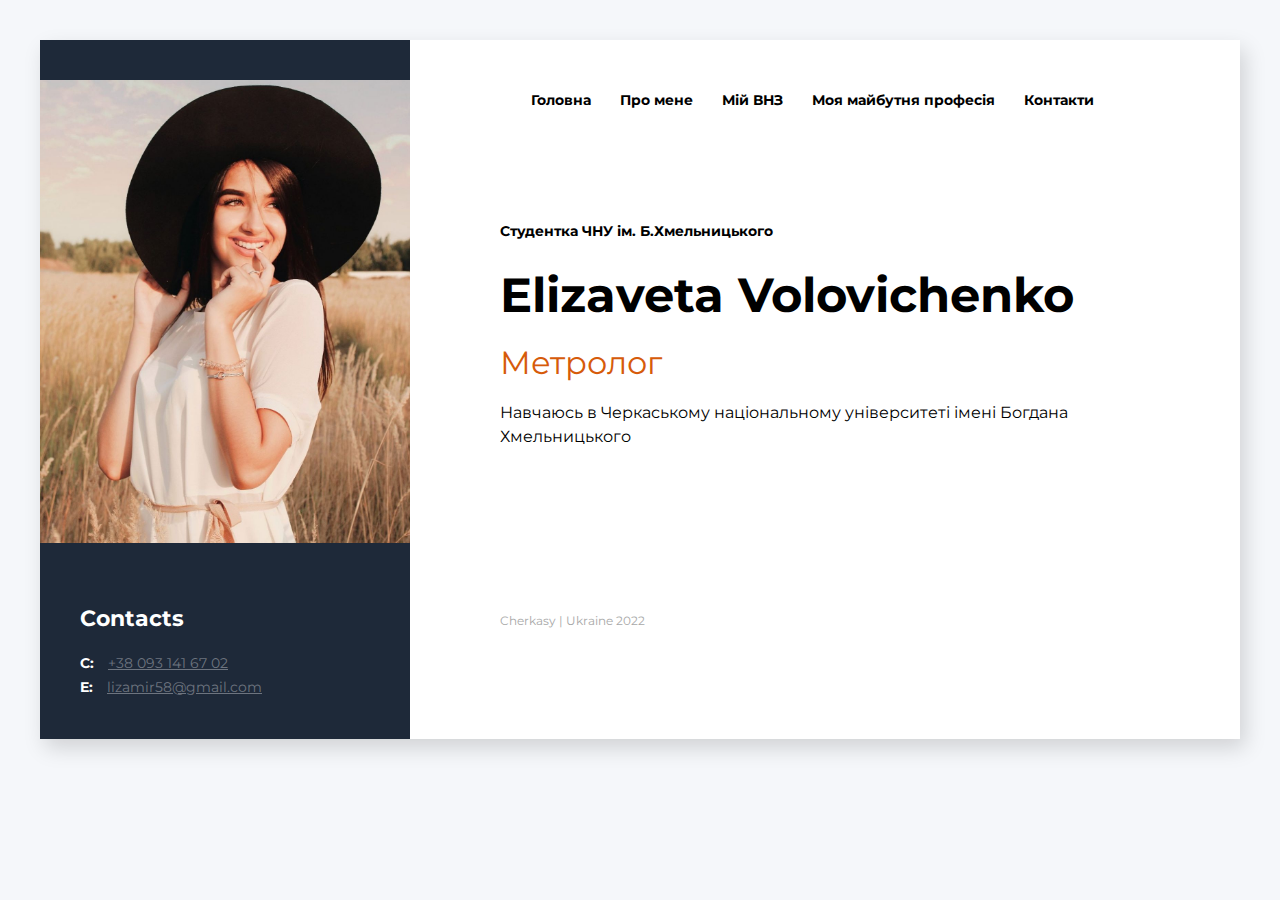
<file: index.html>
<!DOCTYPE html>
<html lang="en">
  <head>
    <meta charset="UTF-8" />
    <meta name="viewport" content="width=device-width, initial-scale=1.0" />
    <title>My resume</title>
    <link rel="stylesheet" href="./css/style.min.css">
    <link href="https://fonts.googleapis.com/css2?family=Montserrat+Subrayada:wght@400;700&family=Montserrat:wght@400;700&display=swap" rel="stylesheet">
  </head>
  <body>
    <!--Main container-->
    <div class="wrapper">    
      <aside class="sidebar">
        <img class="my-photo" src="./img/67n.jpg" alt="my photo">
        <!--Contacts container-->
        <div class="contacts-container">
          <h3 class="contacts-title">Contacts</h3>
          <div>
            <span class="contacts-title-type">C:</span> <a class="tel-mail" href="tel:380931416702">+38 093 141 67 02</a>
          </div>
          <div>
           <span class="contacts-title-type">E:</span> <a class="tel-mail" href="mailto:lizamir58@gmail.com">lizamir58@gmail.com</a>
          </div>
        </div>
      </aside>
      
        <!--about me container-->
        <div class="container">
          <div class='header-line'>
            <div class='nav'>
                <a class='nav-item' href="./index.html">Головна</a>
                <a class='nav-item' href="./about_me.html">Про мене</a>
                <a class='nav-item' href="./my_unv.html">Мій ВНЗ</a>
                <a class='nav-item' href="./my_prof.html">Моя майбутня професія</a>
                <a class='nav-item' href="./contacts.html">Контакти</a>
            </div>

            <div class='sxov-menu'>

                <button id='knopka'>
                    <img src="img/knoka.png" alt="123">
                </button>

                <div id='menu' class='menu-slide disp'>
                    <a class='nav-item block' href="./index.html">Головна</a>
                    <a class='nav-item block' href="./about_me.html">Про мене</a>
                    <a class='nav-item block' href="./my_unv.html">Мій ВНЗ</a>
                    <a class='nav-item block' href="./my_prof.html">Моя майбутня професія</a>
                    <a class='nav-item block' href="./contacts.html">Контакти</a>
                </div>
            </div>
        </div>

          <div class="about-me-container">
            <!--about me main info-->
            <div class="info-container">
              <h2 class="profession">Студентка ЧНУ ім. Б.Хмельницького</h2>
              <p class="golovna_name">
                <b>Elizaveta Volovichenko</b>
              </p>
              <p>
                ⁫
              </p>
              <p class="description2">
                Метролог
              </p>
              <p>
                ⁫
              </p>
              <p class="description">
                Навчаюсь в Черкаському національному університеті імені Богдана Хмельницького
              </p>
              

              <!--
              <h2 class="profession">Студентка ЧНУ ім. Б.Хмельницького</h2>
              <p>
              <b>Elizaveta Volovichenko</b>
              </p>

              <p class="description">
                Вищий навчальний заклад
              </p>
              <p class="description">
                Черкаський національний університет імені Богдана Хмельницького
              </p>
              <p class="description">
                Метролог
              </p>
              -->
            </div>            
              <!--Education-->
              
            </div>

                <div class="city">
                    <span class="prof-time">
                        Cherkasy <span class="prof-divider">|</span> Ukraine 2022
                    </span>
                </div>
          </div>
        </div>
    <script src='app.js'></script>
  </body>
</html>
</file>
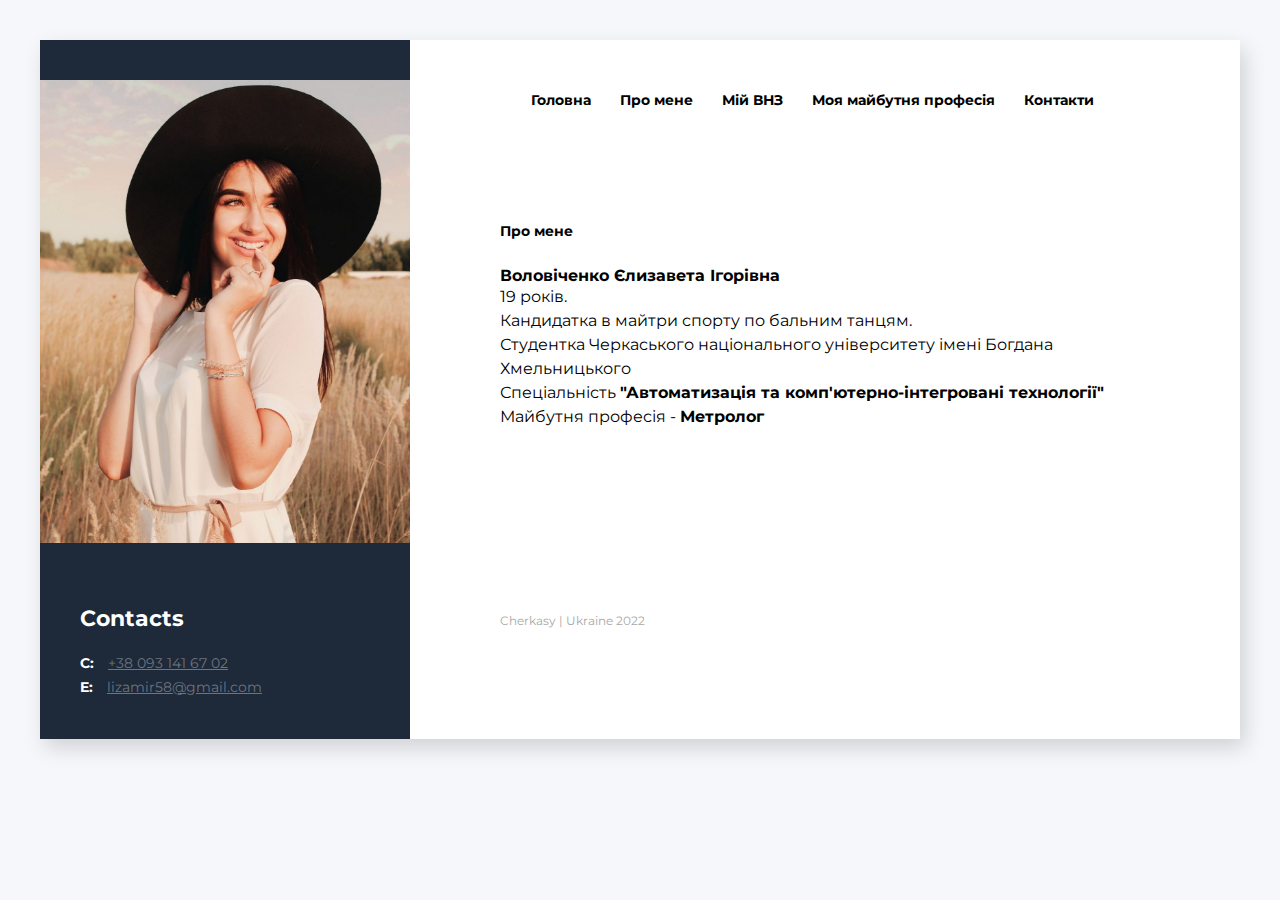
<file: about_me.html>
<!DOCTYPE html>
<html lang="en">
  <head>
    <meta charset="UTF-8" />
    <meta name="viewport" content="width=device-width, initial-scale=1.0" />
    <title>My resume</title>
    <link rel="stylesheet" href="./css/style.min.css">
    <link href="https://fonts.googleapis.com/css2?family=Montserrat+Subrayada:wght@400;700&family=Montserrat:wght@400;700&display=swap" rel="stylesheet">
  </head>
  <body>
    <!--Main container-->
    <div class="wrapper">    
      <aside class="sidebar">
        <img class="my-photo" src="./img/67n.jpg" alt="my photo">
        <!--Contacts container-->
        <div class="contacts-container">
          <h3 class="contacts-title">Contacts</h3>
          <div>
            <span class="contacts-title-type">C:</span> <a class="tel-mail" href="tel:380931416702">+38 093 141 67 02</a>
          </div>
          <div>
           <span class="contacts-title-type">E:</span> <a class="tel-mail" href="mailto:lizamir58@gmail.com">lizamir58@gmail.com</a>
          </div>
        </div>
      </aside>
      
        <!--about me container-->
        <div class="container">
          <div class='header-line'>
            <div class='nav'>
                <a class='nav-item' href="./index.html">Головна</a>
                <a class='nav-item' href="./about_me.html">Про мене</a>
                <a class='nav-item' href="./my_unv.html">Мій ВНЗ</a>
                <a class='nav-item' href="./my_prof.html">Моя майбутня професія</a>
                <a class='nav-item' href="./contacts.html">Контакти</a>
            </div>

            <div class='sxov-menu'>

                <button id='knopka'>
                    <img src="img/knoka.png" alt="123">
                </button>

                <div id='menu' class='menu-slide disp'>
                    <a class='nav-item block' href="./index.html">Головна</a>
                    <a class='nav-item block' href="./about_me.html">Про мене</a>
                    <a class='nav-item block' href="./my_unv.html">Мій ВНЗ</a>
                    <a class='nav-item block' href="./my_prof.html">Моя майбутня професія</a>
                    <a class='nav-item block' href="./contacts.html">Контакти</a>
                </div>
            </div>
        </div>

          <div class="about-me-container">
            <!--about me main info-->
            <div class="info-container">
              <h2 class="profession">Про мене</h2>
              <p>
              <b>Воловіченко Єлизавета Ігорівна</b>
              </p>
              <p class="description">
                19 років.
              </p>
              <p class="description">
                Кандидатка в майтри спорту по бальним танцям.
              </p>
              <p class="description">
                Студентка Черкаського національного університету імені Богдана Хмельницького
              </p>
              <p class="description">
                Спеціальність <b> "Автоматизація та комп'ютерно-інтегровані технології"</b>
              </p>
              <p class="description">
                Майбутня професія - <b>Метролог</b>
              </p>
            </div>            
              <!--Education-->
              
            </div>

                <div class="city">
                    <span class="prof-time">
                        Cherkasy <span class="prof-divider">|</span> Ukraine 2022
                    </span>
                </div>
          </div>
        </div>
    <script src='app.js'></script>
  </body>
</html>
</file>
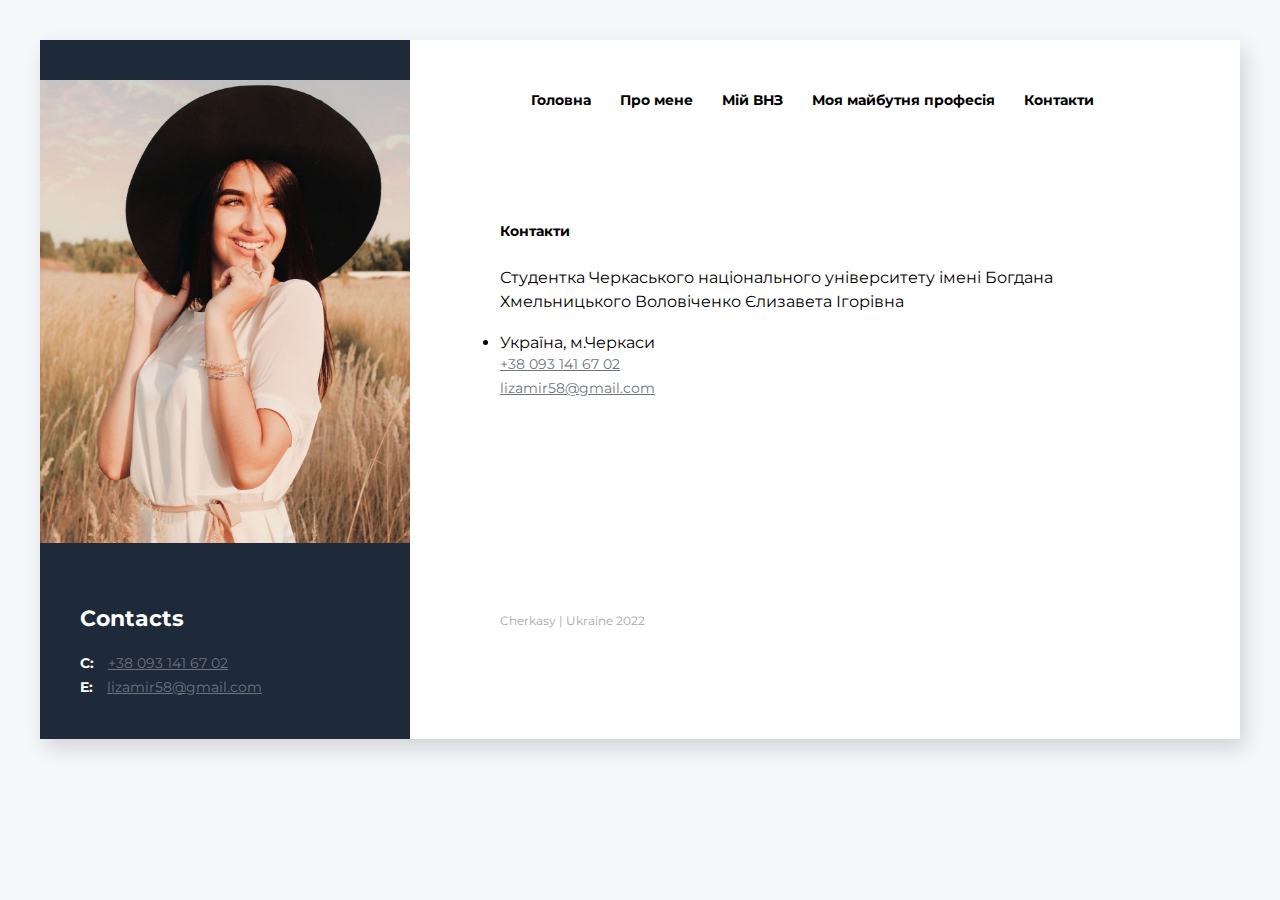
<file: contacts.html>
<!DOCTYPE html>
<html lang="en">
  <head>
    <meta charset="UTF-8" />
    <meta name="viewport" content="width=device-width, initial-scale=1.0" />
    <title>My resume</title>
    <link rel="stylesheet" href="./css/style.min.css">
    <link href="https://fonts.googleapis.com/css2?family=Montserrat+Subrayada:wght@400;700&family=Montserrat:wght@400;700&display=swap" rel="stylesheet">
  </head>
  <body>
    <!--Main container-->
    <div class="wrapper">    
      <aside class="sidebar">
        <img class="my-photo" src="./img/67n.jpg" alt="my photo">
        <!--Contacts container-->
        <div class="contacts-container">
          <h3 class="contacts-title">Contacts</h3>
          <div>
            <span class="contacts-title-type">C:</span> <a class="tel-mail" href="tel:380931416702">+38 093 141 67 02</a>
          </div>
          <div>
           <span class="contacts-title-type">E:</span> <a class="tel-mail" href="mailto:lizamir58@gmail.com">lizamir58@gmail.com</a>
          </div>
        </div>
      </aside>
      
        <!--about me container-->
        <div class="container">
          <div class='header-line'>
            <div class='nav'>
                <a class='nav-item' href="./index.html">Головна</a>
                <a class='nav-item' href="./about_me.html">Про мене</a>
                <a class='nav-item' href="./my_unv.html">Мій ВНЗ</a>
                <a class='nav-item' href="./my_prof.html">Моя майбутня професія</a>
                <a class='nav-item' href="./contacts.html">Контакти</a>
            </div>

            <div class='sxov-menu'>

                <button id='knopka'>
                    <img src="img/knoka.png" alt="123">
                </button>

                <div id='menu' class='menu-slide disp'>
                    <a class='nav-item block' href="./index.html">Головна</a>
                    <a class='nav-item block' href="./about_me.html">Про мене</a>
                    <a class='nav-item block' href="./my_unv.html">Мій ВНЗ</a>
                    <a class='nav-item block' href="./my_prof.html">Моя майбутня професія</a>
                    <a class='nav-item block' href="./contacts.html">Контакти</a>
                </div>
            </div>
        </div>

          <div class="about-me-container">
            <!--about me main info-->
            <div class="info-container">

              <h2 class="profession">Контакти</h2>

              <p class="description">
                Студентка Черкаського національного університету імені Богдана Хмельницького Воловіченко Єлизавета Ігорівна
              </p>
              <p>
                ⁫
              </p>

              <p>
                <ul>
                  <li>Україна, м.Черкаси</li>
                  <div>
                      <a class="tel-mail" href="tel:380931416702">+38 093 141 67 02</a>
                  </div>
                  <div>
                      <a class="tel-mail" href="mailto:lizamir58@gmail.com">lizamir58@gmail.com</a>
                  </div>                
                </ul>
              </p>
            </div>            
              <!--Education-->
              
            </div>

                <div class="city">
                    <span class="prof-time">
                        Cherkasy <span class="prof-divider">|</span> Ukraine 2022
                    </span>
                </div>
          </div>
        </div>
    <script src='app.js'></script>
  </body>
</html>
</file>
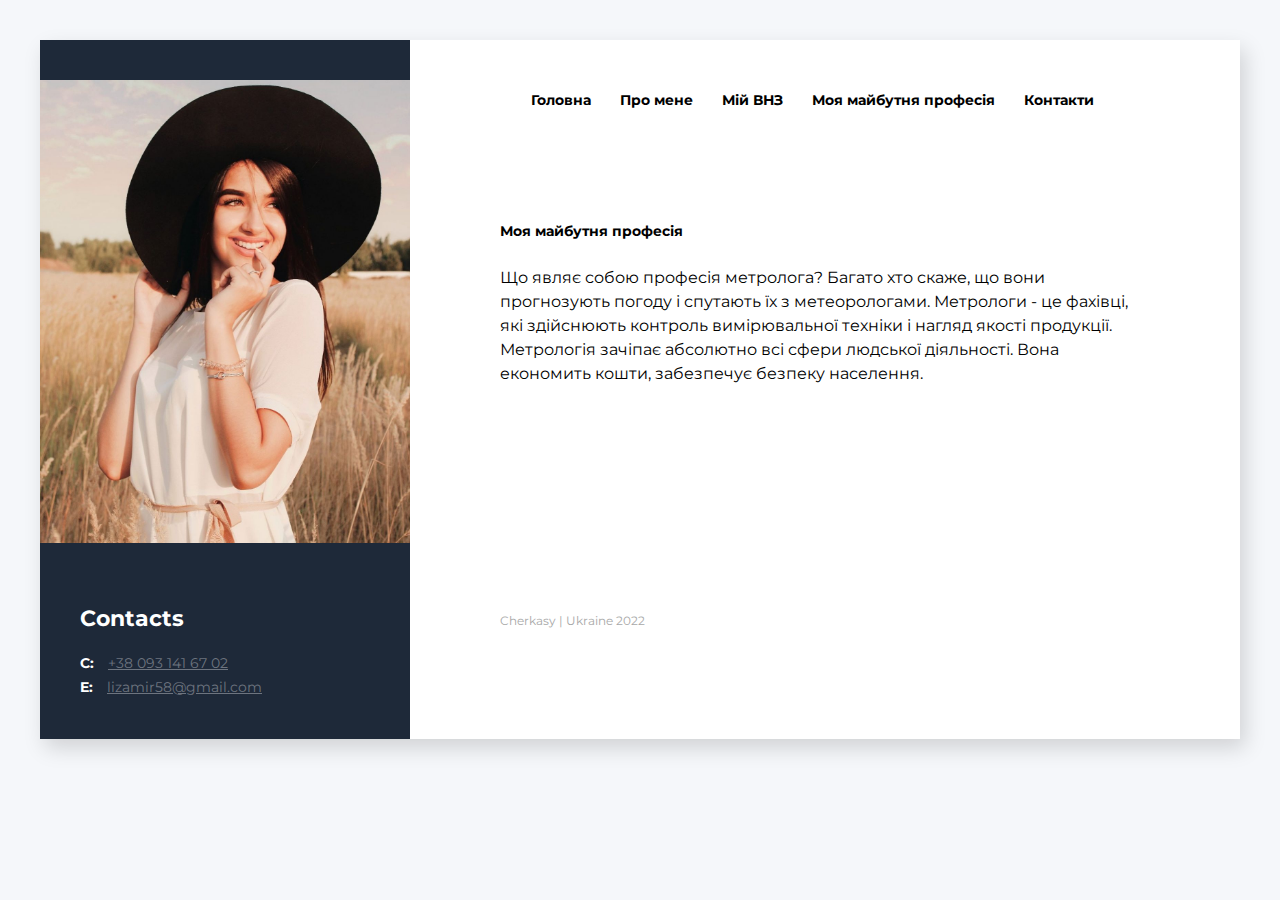
<file: my_prof.html>
<!DOCTYPE html>
<html lang="en">
  <head>
    <meta charset="UTF-8" />
    <meta name="viewport" content="width=device-width, initial-scale=1.0" />
    <title>My resume</title>
    <link rel="stylesheet" href="./css/style.min.css">
    <link href="https://fonts.googleapis.com/css2?family=Montserrat+Subrayada:wght@400;700&family=Montserrat:wght@400;700&display=swap" rel="stylesheet">
  </head>
  <body>
    <!--Main container-->
    <div class="wrapper">    
      <aside class="sidebar">
        <img class="my-photo" src="./img/67n.jpg" alt="my photo">
        <!--Contacts container-->
        <div class="contacts-container">
          <h3 class="contacts-title">Contacts</h3>
          <div>
            <span class="contacts-title-type">C:</span> <a class="tel-mail" href="tel:380931416702">+38 093 141 67 02</a>
          </div>
          <div>
           <span class="contacts-title-type">E:</span> <a class="tel-mail" href="mailto:lizamir58@gmail.com">lizamir58@gmail.com</a>
          </div>
        </div>
      </aside>
      
        <!--about me container-->
        <div class="container">
          <div class='header-line'>
            <div class='nav'>
                <a class='nav-item' href="./index.html">Головна</a>
                <a class='nav-item' href="./about_me.html">Про мене</a>
                <a class='nav-item' href="./my_unv.html">Мій ВНЗ</a>
                <a class='nav-item' href="./my_prof.html">Моя майбутня професія</a>
                <a class='nav-item' href="./contacts.html">Контакти</a>
            </div>

            <div class='sxov-menu'>

                <button id='knopka'>
                    <img src="img/knoka.png" alt="123">
                </button>

                <div id='menu' class='menu-slide disp'>
                    <a class='nav-item block' href="./index.html">Головна</a>
                    <a class='nav-item block' href="./about_me.html">Про мене</a>
                    <a class='nav-item block' href="./my_unv.html">Мій ВНЗ</a>
                    <a class='nav-item block' href="./my_prof.html">Моя майбутня професія</a>
                    <a class='nav-item block' href="./contacts.html">Контакти</a>
                </div>
            </div>
        </div>

          <div class="about-me-container">
            <!--about me main info-->
            <div class="info-container">
              <h2 class="profession">Моя майбутня професія</h2>
              <p class="description">
                Що являє собою професія метролога? Багато хто скаже, що вони прогнозують погоду і спутають їх з метеорологами. Метрологи - це фахівці, які здійснюють контроль вимірювальної техніки і нагляд якості продукції. Метрологія зачіпає абсолютно всі сфери людської діяльності. Вона економить кошти, забезпечує безпеку населення.
              </p>

            </div>            
              <!--Education-->
              
            </div>

                <div class="city">
                    <span class="prof-time">
                        Cherkasy <span class="prof-divider">|</span> Ukraine 2022
                    </span>
                </div>
          </div>
        </div>
    <script src='app.js'></script>
  </body>
</html>
</file>
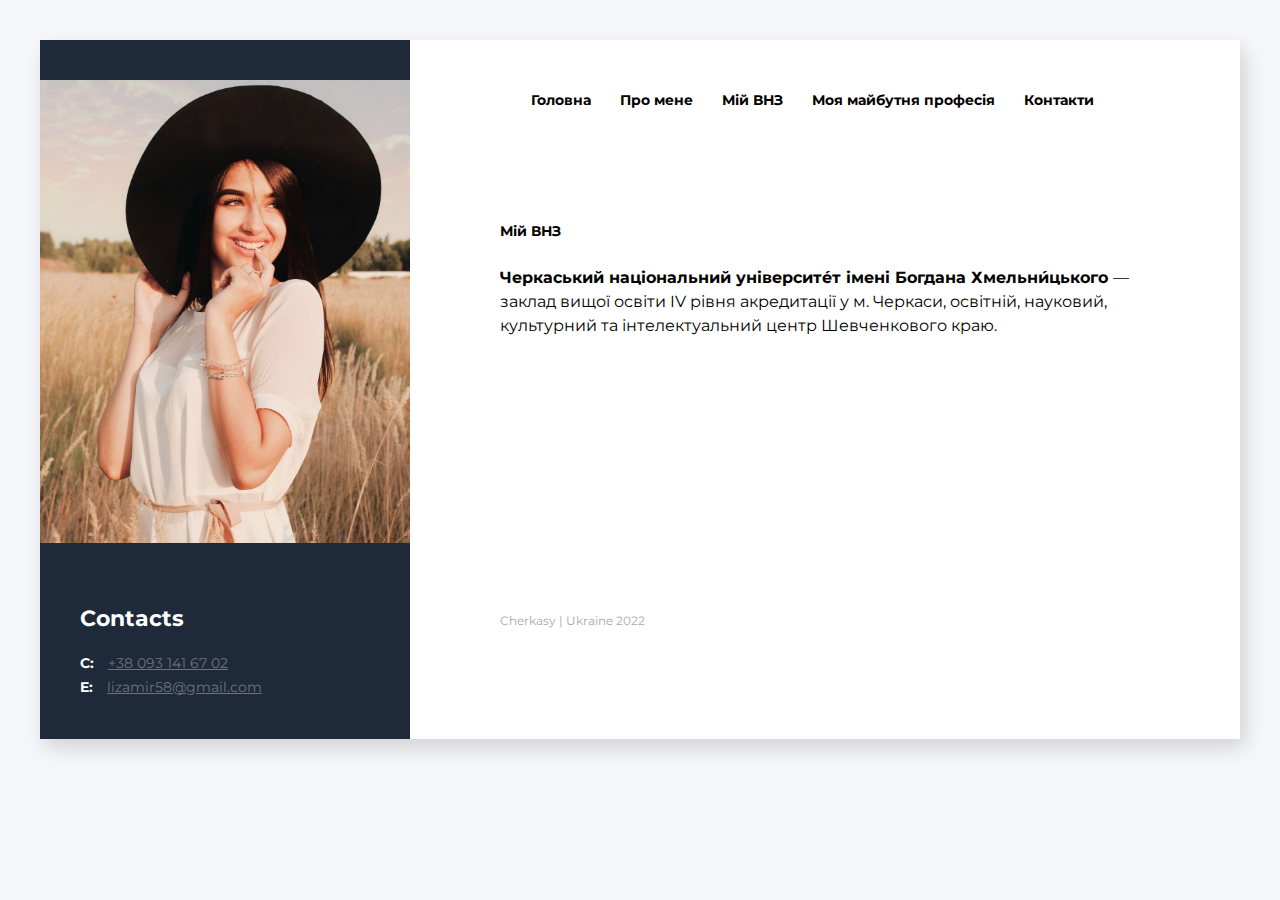
<file: my_unv.html>
<!DOCTYPE html>
<html lang="en">
  <head>
    <meta charset="UTF-8" />
    <meta name="viewport" content="width=device-width, initial-scale=1.0" />
    <title>My resume</title>
    <link rel="stylesheet" href="./css/style.min.css">
    <link href="https://fonts.googleapis.com/css2?family=Montserrat+Subrayada:wght@400;700&family=Montserrat:wght@400;700&display=swap" rel="stylesheet">
  </head>
  <body>
    <!--Main container-->
    <div class="wrapper">    
      <aside class="sidebar">
        <img class="my-photo" src="./img/67n.jpg" alt="my photo">
        <!--Contacts container-->
        <div class="contacts-container">
          <h3 class="contacts-title">Contacts</h3>
          <div>
            <span class="contacts-title-type">C:</span> <a class="tel-mail" href="tel:380931416702">+38 093 141 67 02</a>
          </div>
          <div>
           <span class="contacts-title-type">E:</span> <a class="tel-mail" href="mailto:lizamir58@gmail.com">lizamir58@gmail.com</a>
          </div>
        </div>
      </aside>
      
        <!--about me container-->
        <div class="container">
          <div class='header-line'>
            <div class='nav'>
                <a class='nav-item' href="./index.html">Головна</a>
                <a class='nav-item' href="./about_me.html">Про мене</a>
                <a class='nav-item' href="./my_unv.html">Мій ВНЗ</a>
                <a class='nav-item' href="./my_prof.html">Моя майбутня професія</a>
                <a class='nav-item' href="./contacts.html">Контакти</a>
            </div>

            <div class='sxov-menu'>

                <button id='knopka'>
                    <img src="img/knoka.png" alt="123">
                </button>

                <div id='menu' class='menu-slide disp'>
                    <a class='nav-item block' href="./index.html">Головна</a>
                    <a class='nav-item block' href="./about_me.html">Про мене</a>
                    <a class='nav-item block' href="./my_unv.html">Мій ВНЗ</a>
                    <a class='nav-item block' href="./my_prof.html">Моя майбутня професія</a>
                    <a class='nav-item block' href="./contacts.html">Контакти</a>
                </div>
            </div>
        </div>

          <div class="about-me-container">
            <!--about me main info-->
            <div class="info-container">
              <h2 class="profession">Мій ВНЗ</h2>
              <p>

              <p class="description">
                <b>Черкаський національний університе́т імені Богдана Хмельни́цького </b> — заклад вищої освіти IV рівня акредитації у м. Черкаси, освітній, науковий, культурний та інтелектуальний центр Шевченкового краю. 
              </p>

            </div>            
              <!--Education-->
              
            </div>

                <div class="city">
                    <span class="prof-time">
                        Cherkasy <span class="prof-divider">|</span> Ukraine 2022
                    </span>
                </div>
          </div>
        </div>
    <script src='app.js'></script>
  </body>
</html>
</file>
<file: css/style.min.css>
*{padding:0;margin:0;box-sizing:border-box}body{background:#f5f7fa;padding-top:40px;padding-bottom:40px;padding-left:20px;padding-right:20px;font-family:"Montserrat",sans-serif}.wrapper{background:#fff;display:flex;max-width:1200px;margin:0 auto;box-shadow:5px 9px 20px rgba(0,0,0,.15)}.sidebar{background:#1e2939;width:370px;padding-top:40px;padding-bottom:40px}.my-photo{width:370px}.about-me-container{height:500px;padding-left:90px;padding-right:90px;padding-top:110px;padding-bottom:110px}.contacts-container{margin-top:60px;margin-left:40px;margin-right:40px}.contacts-title{font-size:22px;font-weight:700;line-height:24px;color:#fff;margin-bottom:20px}.tel-mail{font-size:14px;font-weight:400;line-height:24px;color:#6d747f}.contacts-title-type{font-size:14px;font-weight:700;line-height:24px;color:#fff;margin-right:10px}.city{bottom:0;padding-left:90px}.profession{font-size:14px;font-weight:700;line-height:24px;margin-bottom:23px}.description{font-size:1rem;font-weight:400;line-height:24px}.info-container{margin-bottom:65px}.prof-time{color:#a8a8a8;font-size:12px;font-weight:400;line-height:24px}.golovna_name{font-size:3rem}.description2{color:#d65b0a;font-size:2rem}.header-line{padding-top:50px;display:flex;align-items:center;justify-content:space-around}.nav-item{color:#000;text-decoration:none;font-weight:700;font-size:14px;margin-right:25px;transition:color .3s linear}.nav-item:hover{color:#d65b0a}.sxov-menu{display:none}.block{display:block}.menu-slide{position:absolute}.disp{display:none}button{border:none;outline:none;background-color:rgba(0,0,0,0)}@media(max-width: 450px){.sxov-menu{display:block}.nav,.btn{display:none}.header-line{justify-content:space-between;padding-left:15px}*{padding:0;margin:0}body{background:#f5f7fa;padding-top:0px;padding-bottom:0px;padding-left:0px;padding-right:0px;font-family:"Montserrat",sans-serif;height:850px;width:400px}.wrapper{background:#fff;display:flex;width:400px;height:850px;margin:0 auto;box-shadow:5px 9px 20px rgba(0,0,0,.15)}.sidebar{background:#1e2939;width:150px;padding-top:40px;padding-bottom:40px}.my-photo{width:145px;padding-left:5px;padding-top:0px}.about-me-container{width:200px;padding-left:20px}.contacts-container{margin-top:400px;margin-left:10px;margin-right:40px;width:190px}.tel-mail{font-size:.6rem;font-weight:400;line-height:24px;color:#6d747f}.city{bottom:0;padding-left:50px;padding-top:100px}.profession{font-size:1.2rem;font-weight:700;line-height:24px;margin-bottom:23px}.description{font-size:1rem;font-weight:400;line-height:24px}.info-container{width:200px}.prof-time{color:#a8a8a8;font-size:12px;font-weight:400;line-height:24px}.golovna_name{font-size:2rem}.description2{color:#d65b0a;font-size:1.5rem}}/*# sourceMappingURL=style.min.css.map */
</file>
